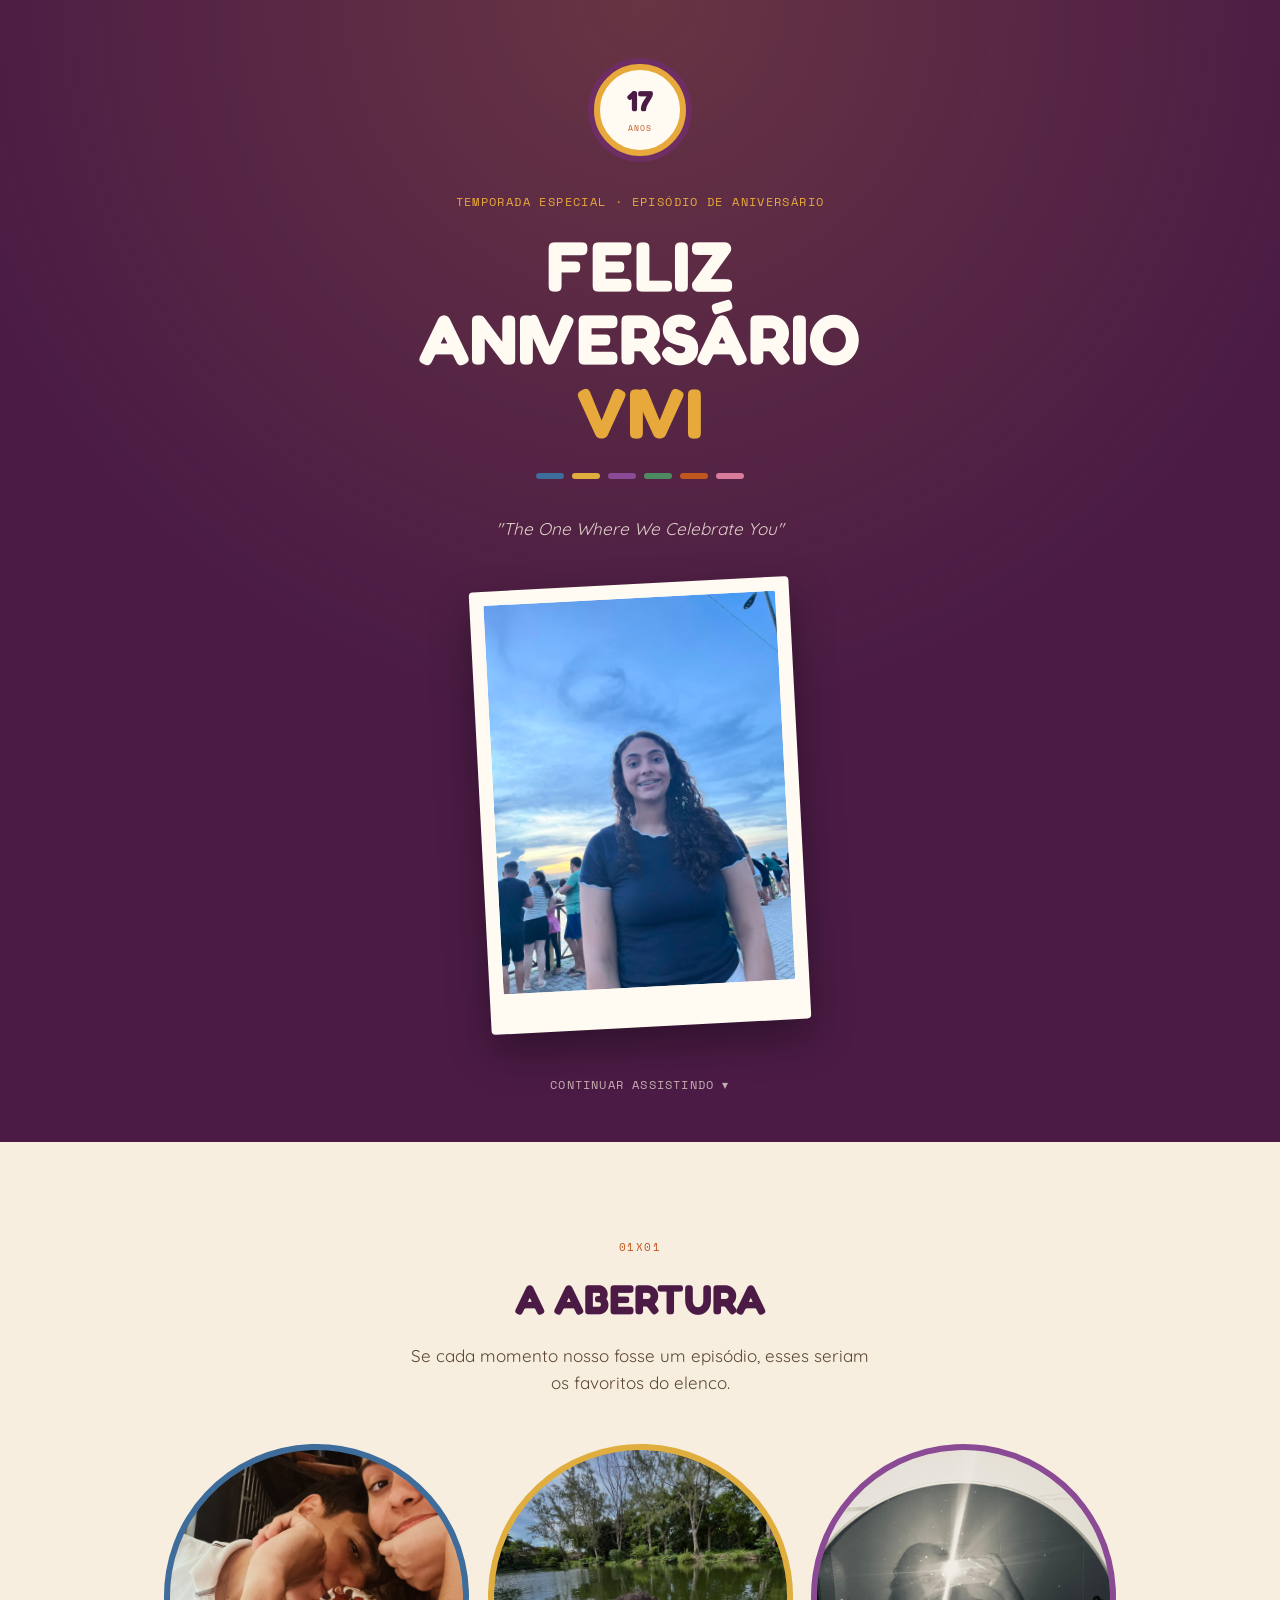
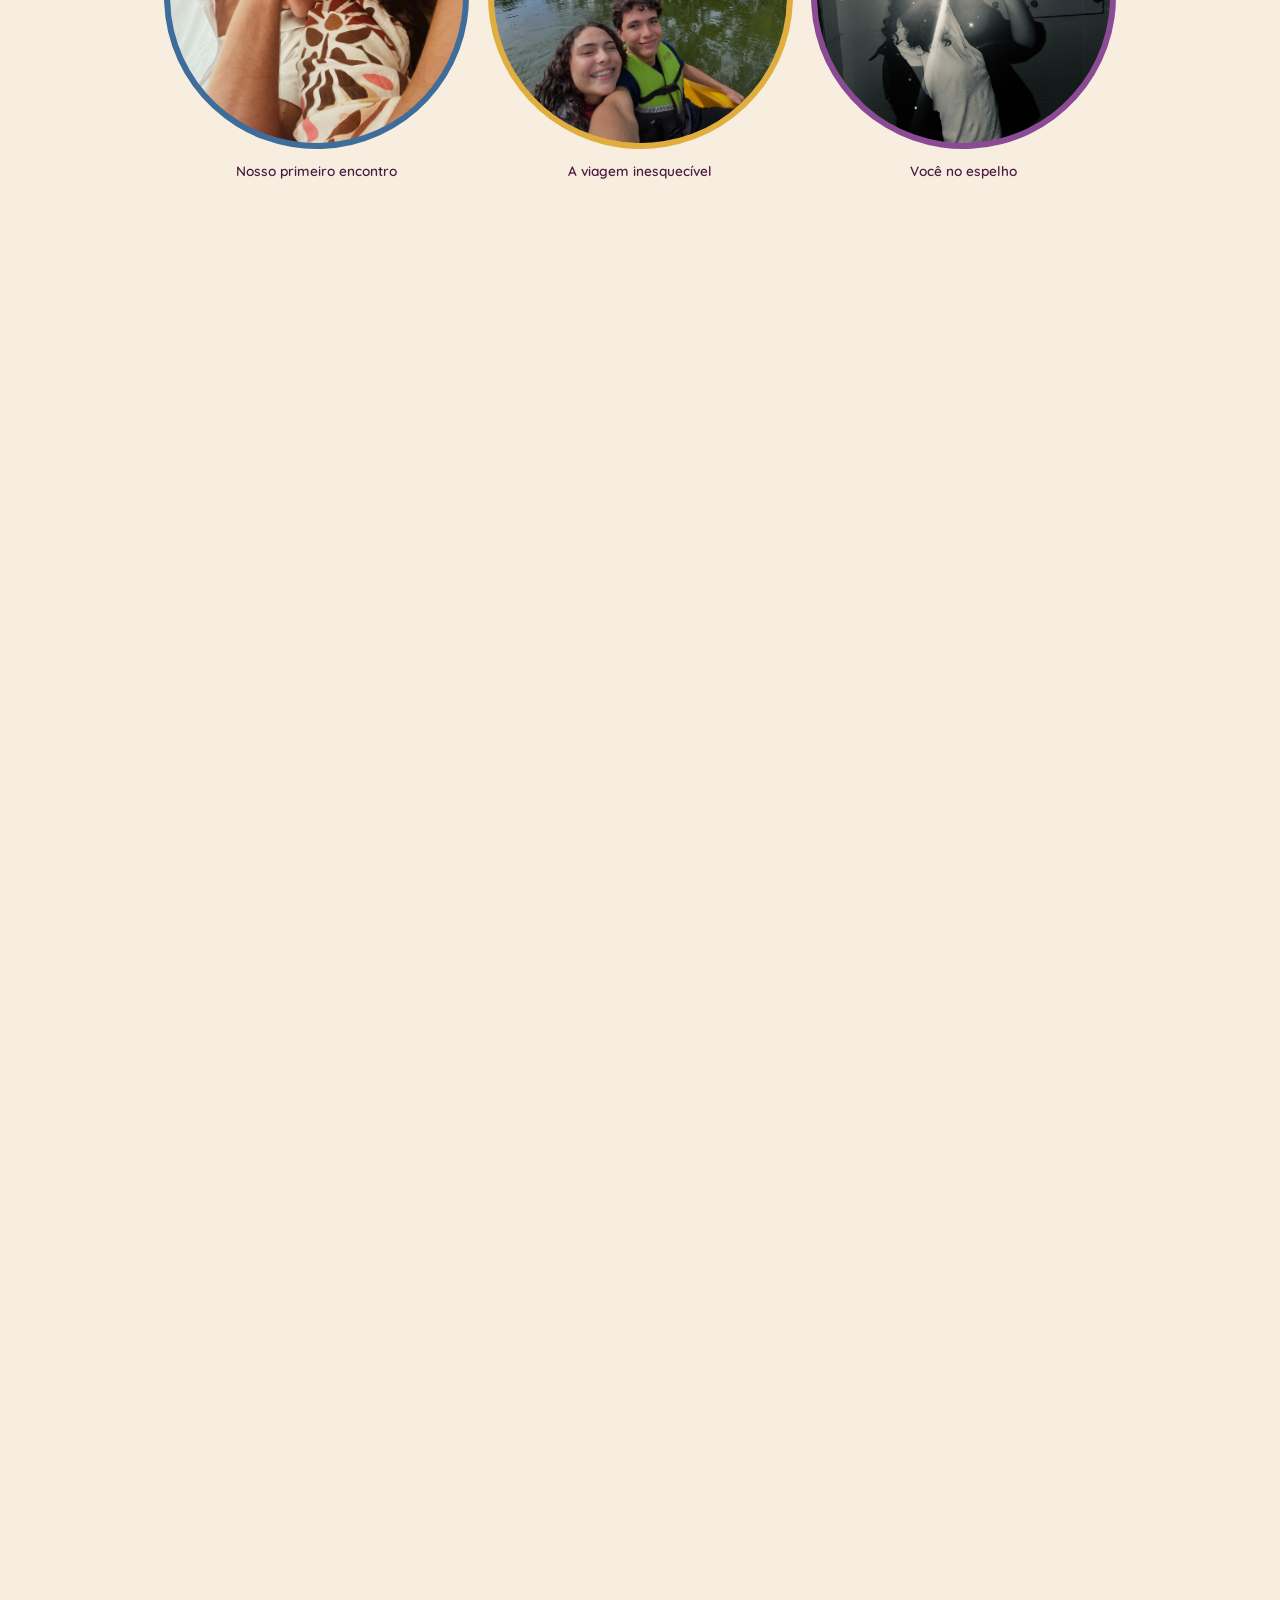
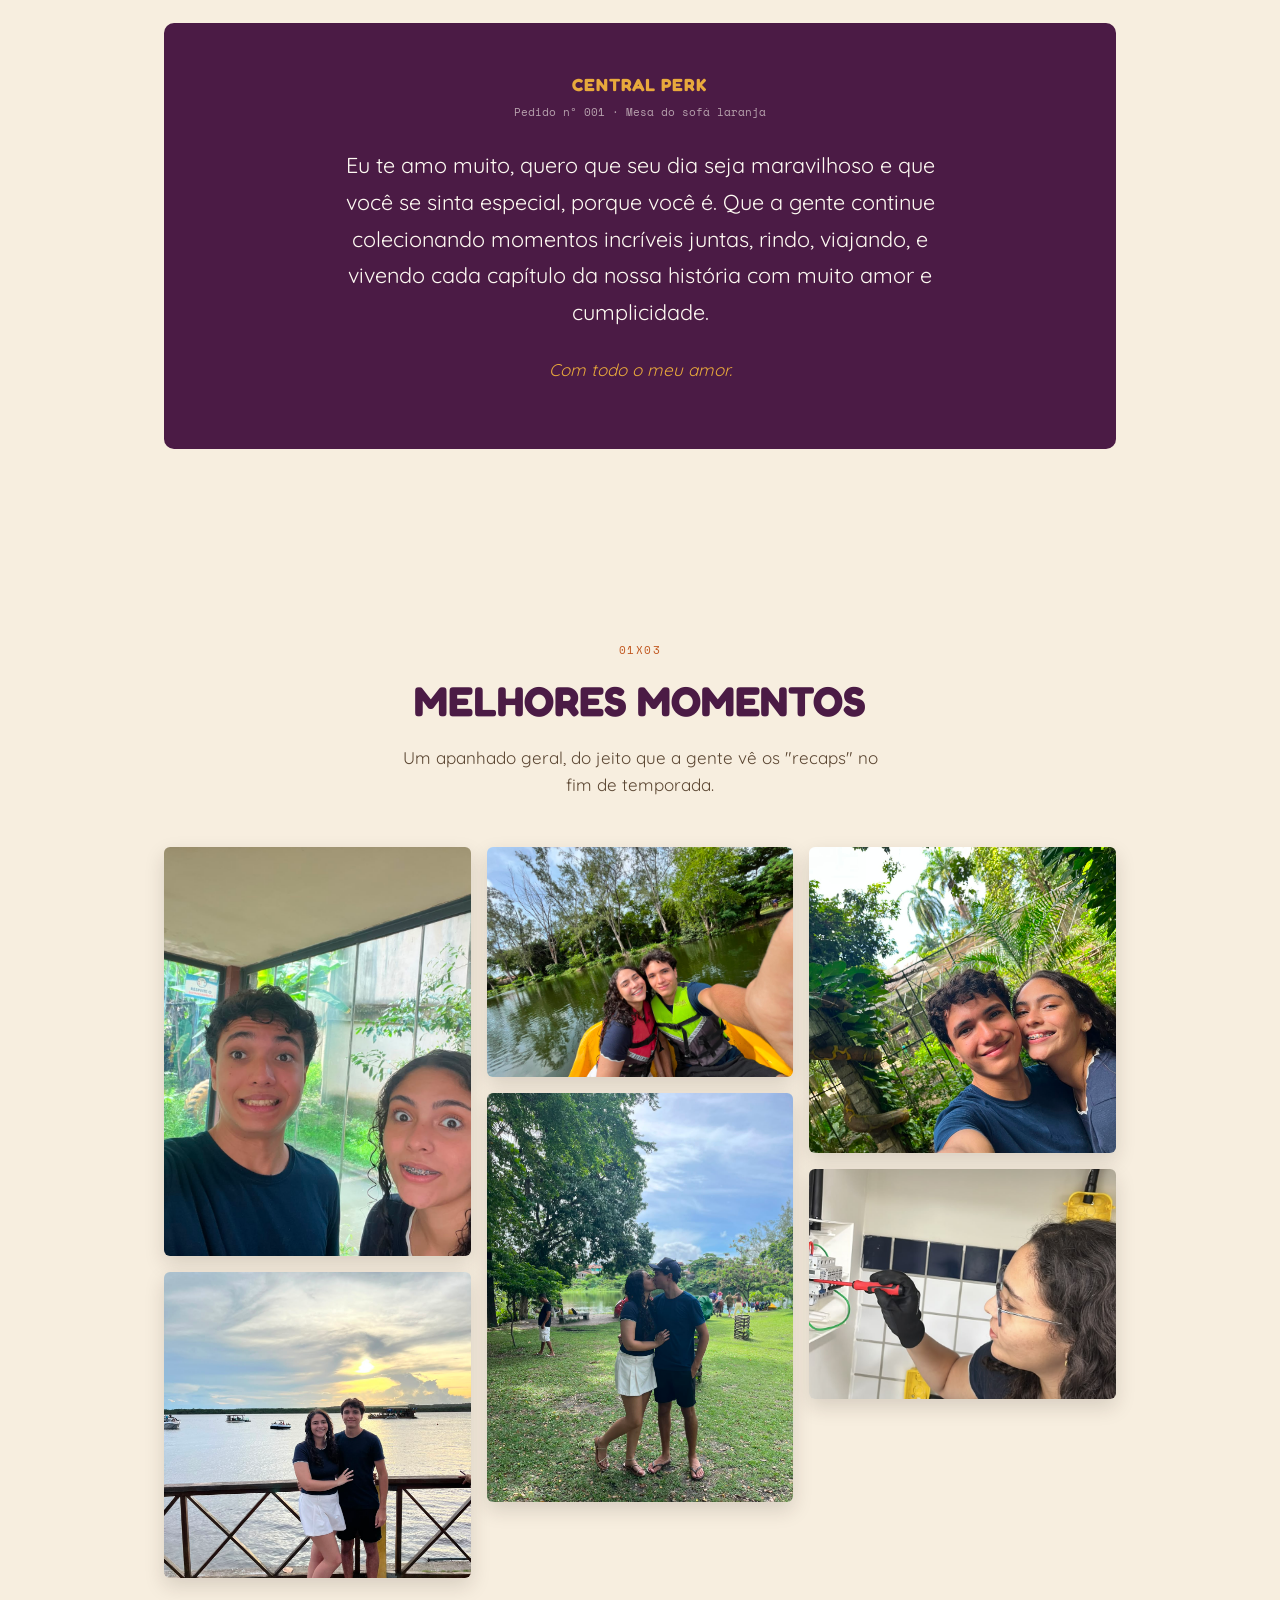
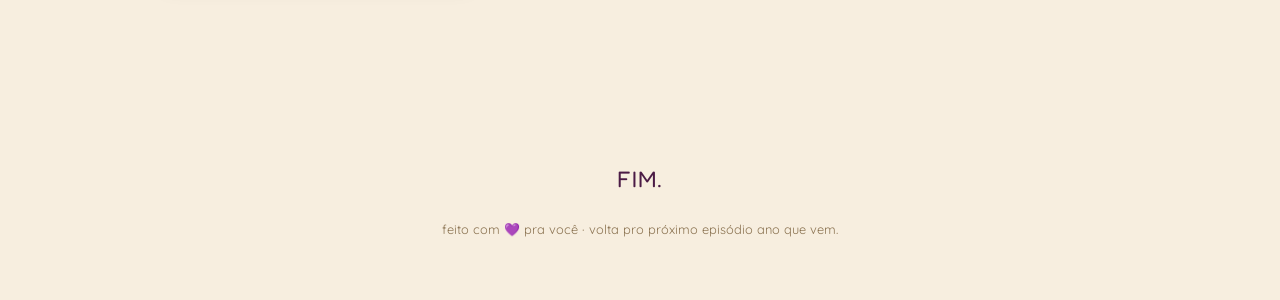
<file: index.html>
<!DOCTYPE html>
<html lang="pt-BR">
<head>
<meta charset="UTF-8">
<meta name="viewport" content="width=device-width, initial-scale=1.0">
<title>Feliz Aniversário 💜</title>
<link rel="preconnect" href="https://fonts.googleapis.com">
<link href="https://fonts.googleapis.com/css2?family=Fredoka:wght@500;600;700&family=Quicksand:wght@400;500;600;700&family=Space+Mono:wght@400;700&display=swap" rel="stylesheet">
<style>
  :root{
    --plum:#4B1B45;
    --plum-light:#6E2E63;
    --mustard:#E8A93C;
    --burnt:#C1571F;
    --cream:#F7EEDF;
    --paper:#FFFBF3;
    --ink:#2B1B12;
    --ross:#3E6D9C;
    --rachel:#E0AE3E;
    --monica:#8A4B94;
    --chandler:#4E8A63;
    --joey:#C1571F;
    --phoebe:#D97C9C;
  }

  *{box-sizing:border-box;}
  html{scroll-behavior:smooth;}
  body{
    margin:0;
    background:var(--cream);
    color:var(--ink);
    font-family:'Quicksand',sans-serif;
    font-size:17px;
    line-height:1.6;
    overflow-x:hidden;
  }

  h1,h2,.logo-title{
    font-family:'Fredoka',sans-serif;
    margin:0;
  }

  .eyebrow,.code{
    font-family:'Space Mono',monospace;
    letter-spacing:.12em;
    text-transform:uppercase;
  }

  a{color:inherit;}

  section{
    padding:6rem 1.5rem;
    max-width:1000px;
    margin:0 auto;
  }

  .reveal{
    opacity:0;
    transform:translateY(24px);
    transition:opacity .7s ease, transform .7s ease;
  }
  .reveal.is-visible{
    opacity:1;
    transform:none;
  }

  /* ---------- HERO ---------- */
  .hero{
    min-height:100vh;
    display:flex;
    flex-direction:column;
    align-items:center;
    justify-content:center;
    text-align:center;
    padding:4rem 1.5rem 3rem;
    background:
      radial-gradient(circle at 50% 0%, rgba(232,169,60,.18), transparent 55%),
      var(--plum);
    color:var(--paper);
    position:relative;
  }

  .door-frame{
    width:92px;
    height:92px;
    border-radius:50%;
    background:var(--paper);
    border:6px solid var(--mustard);
    display:flex;
    align-items:center;
    justify-content:center;
    margin-bottom:1.6rem;
    box-shadow:0 0 0 6px var(--plum-light);
  }
  .door-frame .peep{
    text-align:center;
    line-height:1.05;
  }
  .door-frame .peep .num{
    font-family:'Fredoka',sans-serif;
    font-weight:700;
    font-size:1.8rem;
    color:var(--plum);
    display:block;
  }
  .door-frame .peep .apt{
    font-family:'Space Mono',monospace;
    font-size:.5rem;
    letter-spacing:.1em;
    color:var(--burnt);
  }

  .eyebrow{
    font-size:.72rem;
    color:var(--mustard);
    margin-bottom:1.1rem;
  }

  .logo-title{
    font-size:clamp(2.4rem, 8vw, 4.4rem);
    font-weight:700;
    text-transform:uppercase;
    line-height:1.04;
    letter-spacing:.01em;
  }
  .logo-title .name{
    color:var(--mustard);
  }

  .friend-rule{
    display:flex;
    justify-content:center;
    gap:8px;
    margin:1.5rem 0 1.2rem;
  }
  .friend-rule span{
    width:28px;
    height:6px;
    border-radius:3px;
  }
  .friend-rule span:nth-child(1){background:var(--ross);}
  .friend-rule span:nth-child(2){background:var(--rachel);}
  .friend-rule span:nth-child(3){background:var(--monica);}
  .friend-rule span:nth-child(4){background:var(--chandler);}
  .friend-rule span:nth-child(5){background:var(--joey);}
  .friend-rule span:nth-child(6){background:var(--phoebe);}

  .subtitle{
    font-style:italic;
    color:var(--cream);
    opacity:.85;
    margin-bottom:2.6rem;
  }

  .hero-photo{
    width:min(78vw,320px);
    aspect-ratio:4/5;
    background:var(--paper);
    padding:14px 14px 40px;
    border-radius:4px;
    transform:rotate(-3deg);
    box-shadow:0 18px 40px rgba(0,0,0,.35);
    position:relative;
  }
  .hero-photo img,.hero-photo .placeholder{
    width:100%;
    height:100%;
    object-fit:cover;
    display:block;
    border-radius:2px;
  }

  .scroll-cue{
    margin-top:3rem;
    font-family:'Space Mono',monospace;
    font-size:.75rem;
    letter-spacing:.1em;
    text-transform:uppercase;
    color:var(--cream);
    opacity:.7;
    text-decoration:none;
    animation:bob 2.4s ease-in-out infinite;
  }
  @keyframes bob{
    0%,100%{transform:translateY(0);}
    50%{transform:translateY(6px);}
  }

  /* ---------- PLACEHOLDER (foto ausente) ---------- */
  .placeholder{
    display:none;
    flex-direction:column;
    align-items:center;
    justify-content:center;
    gap:.4rem;
    background:repeating-linear-gradient(45deg,#EEE0C8,#EEE0C8 10px,#E6D5B4 10px,#E6D5B4 20px);
    border:2px dashed #B99A63;
    color:#7A5B33;
    text-align:center;
    padding:.5rem;
  }
  .placeholder .cam{font-size:1.6rem;}
  .placeholder span{
    font-family:'Space Mono',monospace;
    font-size:.62rem;
    word-break:break-all;
  }

  /* ---------- SECTION HEADERS ---------- */
  .section-head{
    text-align:center;
    margin-bottom:3rem;
  }
  .section-head .code{
    font-size:.7rem;
    color:var(--burnt);
    display:block;
    margin-bottom:.6rem;
  }
  .section-head h2{
    font-size:clamp(1.8rem,5vw,2.6rem);
    text-transform:uppercase;
    color:var(--plum);
  }
  .section-head p{
    max-width:480px;
    margin:.6rem auto 0;
    color:#5b4632;
  }

  /* ---------- INTRO GRID (estilo elenco) ---------- */
  .cast-grid{
    display:grid;
    grid-template-columns:repeat(3,1fr);
    gap:1.6rem 1.2rem;
  }
  .cast-card{
    text-align:center;
  }
  .cast-frame{
    width:100%;
    aspect-ratio:1/1;
    border-radius:50%;
    padding:6px;
    transition:transform .35s ease;
    overflow:hidden;
  }
  .cast-frame:hover{transform:scale(1.05) rotate(0deg) !important;}
  .cast-frame img,.cast-frame .placeholder{
    width:100%;
    height:100%;
    display:block;
    object-fit:cover;
    border-radius:50%;
  }
  .cast-card:nth-child(1) .cast-frame{background:var(--ross);   transform:rotate(-2deg);}
  .cast-card:nth-child(2) .cast-frame{background:var(--rachel); transform:rotate(2deg);}
  .cast-card:nth-child(3) .cast-frame{background:var(--monica); transform:rotate(-3deg);}
  .cast-card:nth-child(4) .cast-frame{background:var(--chandler);transform:rotate(3deg);}
  .cast-card:nth-child(5) .cast-frame{background:var(--joey);   transform:rotate(-2deg);}
  .cast-card:nth-child(6) .cast-frame{background:var(--phoebe); transform:rotate(2deg);}
  .cast-card .cast-frame .placeholder{background:rgba(255,255,255,.5);border-color:rgba(0,0,0,.25);}
  .cast-caption{
    margin-top:.7rem;
    font-size:.85rem;
    color:var(--plum);
    font-weight:600;
  }

  /* ---------- EPISODE GUIDE ---------- */
  .episodes{
    display:flex;
    flex-direction:column;
    gap:1.1rem;
  }
  .episode{
    display:grid;
    grid-template-columns:90px 1fr;
    gap:1.4rem;
    align-items:start;
    background:var(--paper);
    border:1px solid #E4D3B0;
    border-left:6px solid var(--burnt);
    border-radius:6px;
    padding:1.3rem 1.5rem;
  }
  .episode:nth-child(2){border-left-color:var(--ross);}
  .episode:nth-child(3){border-left-color:var(--chandler);}
  .episode:nth-child(4){border-left-color:var(--monica);}
  .episode .code{
    font-size:.72rem;
    color:var(--burnt);
    padding-top:.2rem;
  }
  .episode h3{
    font-family:'Fredoka',sans-serif;
    font-size:1.15rem;
    margin:0 0 .3rem;
    color:var(--plum);
  }
  .episode p{margin:0;color:#5b4632;font-size:.95rem;}

  /* ---------- CENTRAL PERK MENSAGEM ---------- */
  .perk{
    background:var(--plum);
    color:var(--paper);
    border-radius:10px;
    padding:3rem 2rem;
    text-align:center;
    position:relative;
  }
  .perk::before{
    content:"CENTRAL PERK";
    display:block;
    font-family:'Fredoka',sans-serif;
    font-weight:700;
    letter-spacing:.05em;
    color:var(--mustard);
    font-size:1.1rem;
    margin-bottom:.3rem;
  }
  .perk .ticket-code{
    font-family:'Space Mono',monospace;
    font-size:.68rem;
    opacity:.6;
    margin-bottom:1.6rem;
    display:block;
  }
  .perk .msg{
    font-size:clamp(1.05rem,2.6vw,1.35rem);
    line-height:1.7;
    max-width:620px;
    margin:0 auto 1.6rem;
  }
  .perk .sign{
    font-style:italic;
    color:var(--mustard);
  }

  /* ---------- GALERIA FINAL ---------- */
  .finale-grid{
    columns:3 220px;
    column-gap:1rem;
  }
  .finale-item{
    break-inside:avoid;
    margin-bottom:1rem;
    border-radius:6px;
    overflow:hidden;
    box-shadow:0 8px 20px rgba(43,27,18,.15);
  }
  .finale-item:nth-child(3n+1) .placeholder,
  .finale-item:nth-child(3n+1) img{aspect-ratio:3/4;}
  .finale-item:nth-child(3n+2) .placeholder,
  .finale-item:nth-child(3n+2) img{aspect-ratio:1/1;}
  .finale-item:nth-child(3n) .placeholder,
  .finale-item:nth-child(3n) img{aspect-ratio:4/3;}
  .finale-item img,.finale-item .placeholder{width:100%;display:block;object-fit:cover;}

  /* ---------- FOOTER ---------- */
  footer{
    text-align:center;
    padding:4rem 1.5rem 3rem;
    color:var(--plum);
  }
  footer .the-end{
    font-family:'Fredoka',sans-serif;
    font-size:1.4rem;
    text-transform:uppercase;
    letter-spacing:.05em;
  }
  footer .tag{
    font-size:.8rem;
    color:#8a7250;
    margin-top:.5rem;
  }

  /* ---------- BOTÃO DE INSTRUÇÕES (opcional, pode apagar) ---------- */
  .howto-toggle{
    position:fixed;
    bottom:18px;
    right:18px;
    background:var(--burnt);
    color:var(--paper);
    border:none;
    border-radius:30px;
    padding:.7rem 1.1rem;
    font-family:'Quicksand',sans-serif;
    font-weight:600;
    font-size:.82rem;
    cursor:pointer;
    box-shadow:0 6px 16px rgba(0,0,0,.25);
    z-index:50;
  }
  .howto-panel{
    position:fixed;
    bottom:70px;
    right:18px;
    width:min(300px,80vw);
    background:var(--paper);
    border:2px solid var(--plum);
    border-radius:10px;
    padding:1.1rem 1.2rem;
    font-size:.82rem;
    color:var(--ink);
    display:none;
    z-index:50;
    line-height:1.5;
  }
  .howto-panel.open{display:block;}
  .howto-panel code{
    background:#EEE0C8;
    padding:1px 5px;
    border-radius:3px;
    font-size:.78rem;
  }

  @media (max-width:640px){
    .cast-grid{grid-template-columns:repeat(2,1fr);}
    .episode{grid-template-columns:1fr;}
    .episode .code{padding-top:0;}
    .finale-grid{columns:2 160px;}
    section{padding:4rem 1.2rem;}
  }
</style>
</head>
<body>

<header class="hero">
  <div class="door-frame">
    <div class="peep">
      <span class="num">17</span>
      <span class="apt">ANOS</span>
    </div>
  </div>
  <p class="eyebrow">Temporada especial · Episódio de aniversário</p>
  <h1 class="logo-title">Feliz<br>Aniversário<br><span class="name">VIVI</span></h1>
  <div class="friend-rule"><span></span><span></span><span></span><span></span><span></span><span></span></div>
  <p class="subtitle">"The One Where We Celebrate You"</p>

  <div class="hero-photo">
    <img src="fotos/hero.jpg" alt="Foto principal">
  </div>

  <a class="scroll-cue" href="#abertura">continuar assistindo ▾</a>
</header>

<section id="abertura">
  <div class="section-head reveal">
    <span class="code">01x01</span>
    <h2>A Abertura</h2>
    <p>Se cada momento nosso fosse um episódio, esses seriam os favoritos do elenco.</p>
  </div>

  <div class="cast-grid">
    <div class="cast-card reveal">
      <div class="cast-frame">
        <img src="fotos/1.jpg" alt="Momento 1">
      </div>
      <p class="cast-caption">Nosso primeiro encontro</p>
    </div>
    <div class="cast-card reveal">
      <div class="cast-frame">
        <img src="fotos/2.jpg" alt="Momento 2">
      </div>
      <p class="cast-caption">A viagem inesquecível</p>
    </div>
    <div class="cast-card reveal">
      <div class="cast-frame">
        <img src="fotos/3.jpg" alt="Momento 3">
      </div>
      <p class="cast-caption">Você no espelho</p>
    </div>
    <div class="cast-card reveal">
      <div class="cast-frame">
        <img src="fotos/4.jpg" alt="Momento 4">
      </div>
      <p class="cast-caption">Dia comum, foto especial</p>
    </div>
    <div class="cast-card reveal">
      <div class="cast-frame">
        <img src="fotos/5.jpg" alt="Momento 5">
      </div>
      <p class="cast-caption">A comemoração</p>
    </div>
    <div class="cast-card reveal">
      <div class="cast-frame">
        <img src="fotos/6.jpg" alt="Momento 6">
      </div>
      <p class="cast-caption">Hoje, comemorando você</p>
    </div>
  </div>
</section>

<section id="guia">
  <div class="section-head reveal">
    <span class="code">01x02</span>
    <h2>Guia de Episódios</h2>
    <p>Alguns capítulos que resumem por que hoje é um dia tão bom de comemorar.</p>
  </div>

  <div class="episodes">
    <div class="episode reveal">
      <span class="code">EP.01</span>
      <div>
        <h3>The One Where We Met</h3>
        <p>Aquela menininha de amarelo é tão bonitinha e dedicada.</p>
      </div>
    </div>
    <div class="episode reveal">
      <span class="code">EP.02</span>
      <div>
        <h3>The One With Your Best Quality</h3>
        <p>Você tem muitas qualidades, mas eu gostaria de destacar sua gentileza e empatia.</p>
      </div>
    </div>
    <div class="episode reveal">
      <span class="code">EP.03</span>
      <div>
        <h3>The One With The Inside Joke</h3>
        <p>VO-MI-CA.</p>
      </div>
    </div>
    <div class="episode reveal">
      <span class="code">EP.04</span>
      <div>
        <h3>The One Happening Right Now</h3>
        <p>Desejo que você cresça e evolua cada vez mais, seja feliz e supere seus limites!</p>
      </div>
    </div>
  </div>
</section>

<section id="perk">
  <div class="perk reveal">
    <span class="ticket-code">Pedido nº 001 · Mesa do sofá laranja</span>
    <p class="msg">
      Eu te amo muito, quero que seu dia seja maravilhoso e que você se sinta especial, porque você é. Que a gente continue colecionando momentos incríveis juntas, rindo, viajando, e vivendo cada capítulo da nossa história com muito amor e cumplicidade.
    </p>
    <p class="sign">Com todo o meu amor.</p>
  </div>
</section>

<section id="finale">
  <div class="section-head reveal">
    <span class="code">01x03</span>
    <h2>Melhores Momentos</h2>
    <p>Um apanhado geral, do jeito que a gente vê os "recaps" no fim de temporada.</p>
  </div>

  <div class="finale-grid">
    <div class="finale-item reveal">
      <img src="fotos/7.jpg" alt="Foto 7">
    </div>
    <div class="finale-item reveal">
      <img src="fotos/8.jpg" alt="Foto 8">
    </div>
    <div class="finale-item reveal">
      <img src="fotos/9.jpg" alt="Foto 9">
    </div>
    <div class="finale-item reveal">
      <img src="fotos/10.jpg" alt="Foto 10">
    </div>
    <div class="finale-item reveal">
      <img src="fotos/11.jpg" alt="Foto 11">
    </div>
    <div class="finale-item reveal">
      <img src="fotos/12.jpg" alt="Foto 12">
    </div>
  </div>
</section>

<footer>
  <p class="the-end">Fim.</p>
  <p class="tag">feito com 💜 pra você · volta pro próximo episódio ano que vem.</p>
</footer>

<!--<button class="howto-toggle" onclick="document.getElementById('howtoPanel').classList.toggle('open')">📸 Como adicionar fotos</button>
<div class="howto-panel" id="howtoPanel">
  Crie uma pasta <code>fotos</code> ao lado deste arquivo e coloque as imagens com os nomes
  <code>hero.jpg</code>, <code>1.jpg</code> a <code>12.jpg</code>. Cada quadro pontilhado mostra
  o nome do arquivo que ele está esperando. Você pode apagar este botão editando o HTML.
</div> -->

<script>
  const io = new IntersectionObserver((entries)=>{
    entries.forEach(e=>{
      if(e.isIntersecting){
        e.target.classList.add('is-visible');
        io.unobserve(e.target);
      }
    });
  },{threshold:0.15});
  document.querySelectorAll('.reveal').forEach(el=>io.observe(el));
</script>

</body>
</html>
</file>
